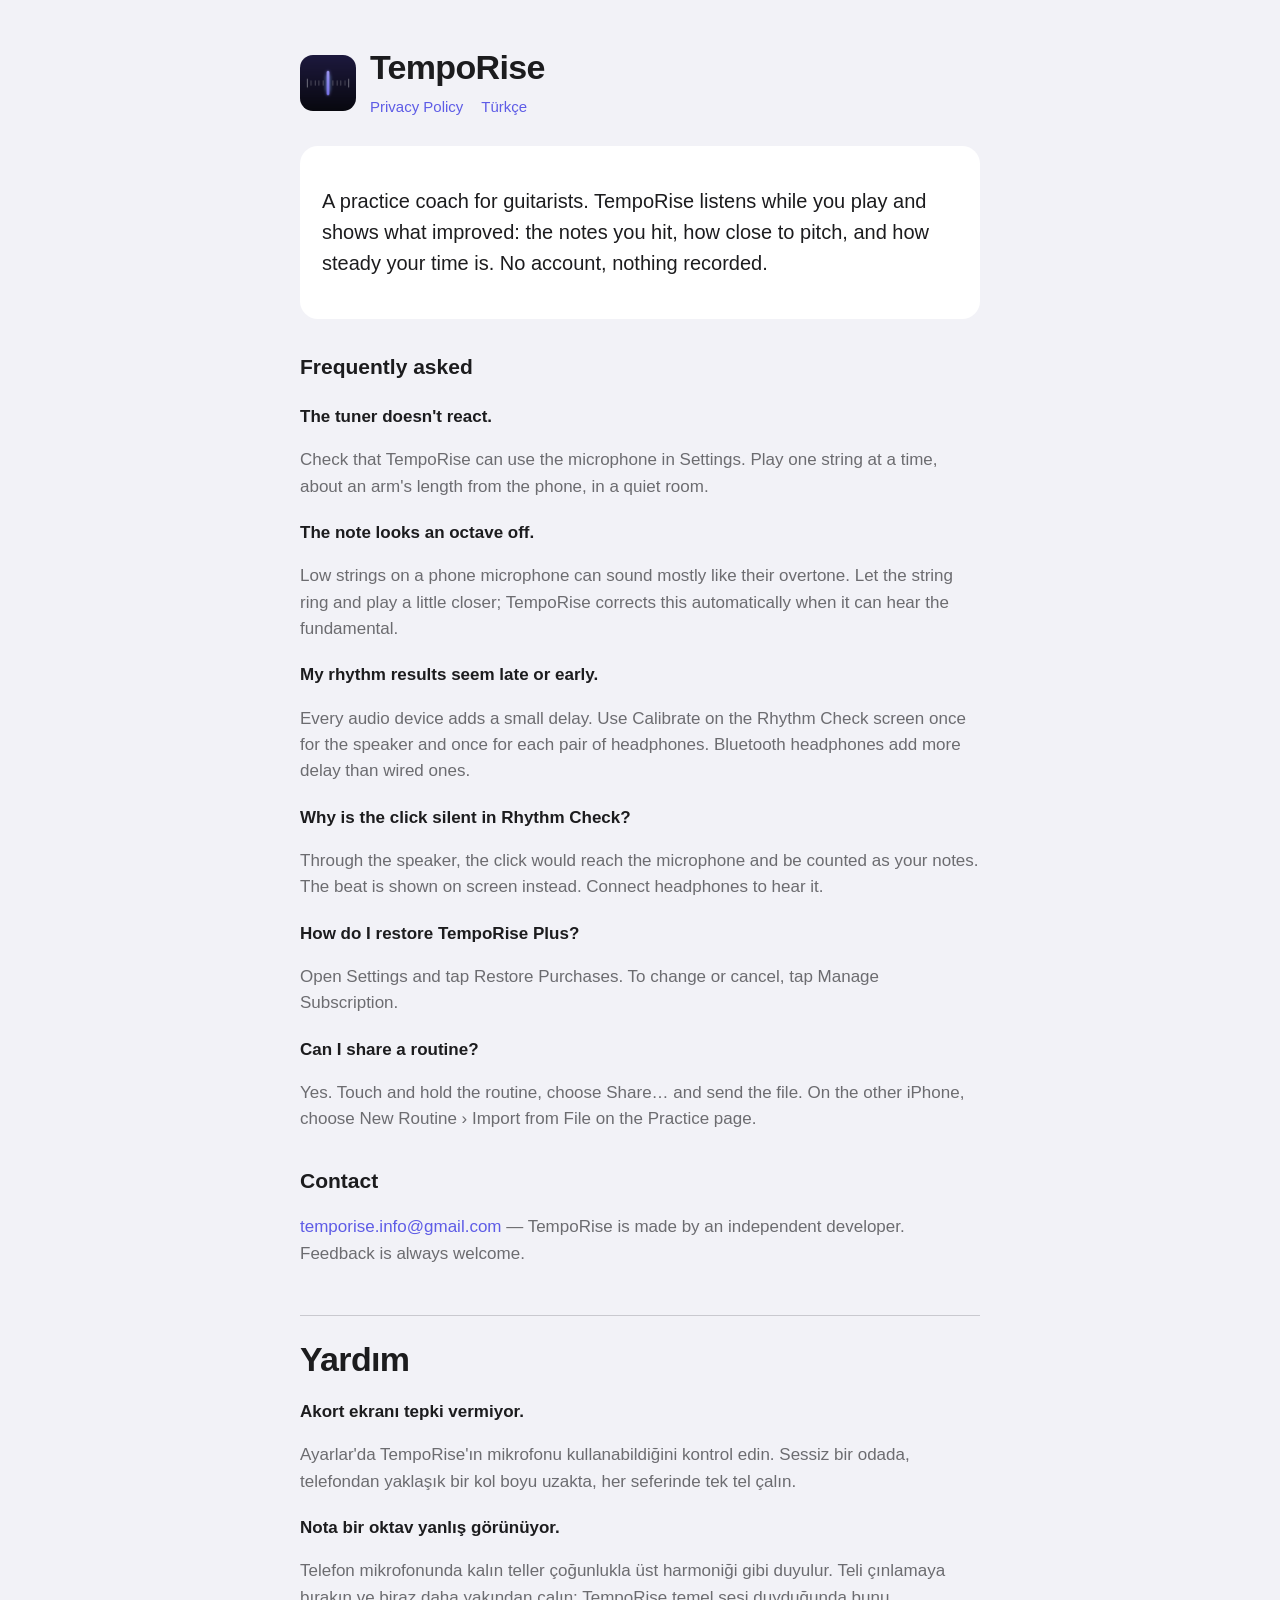
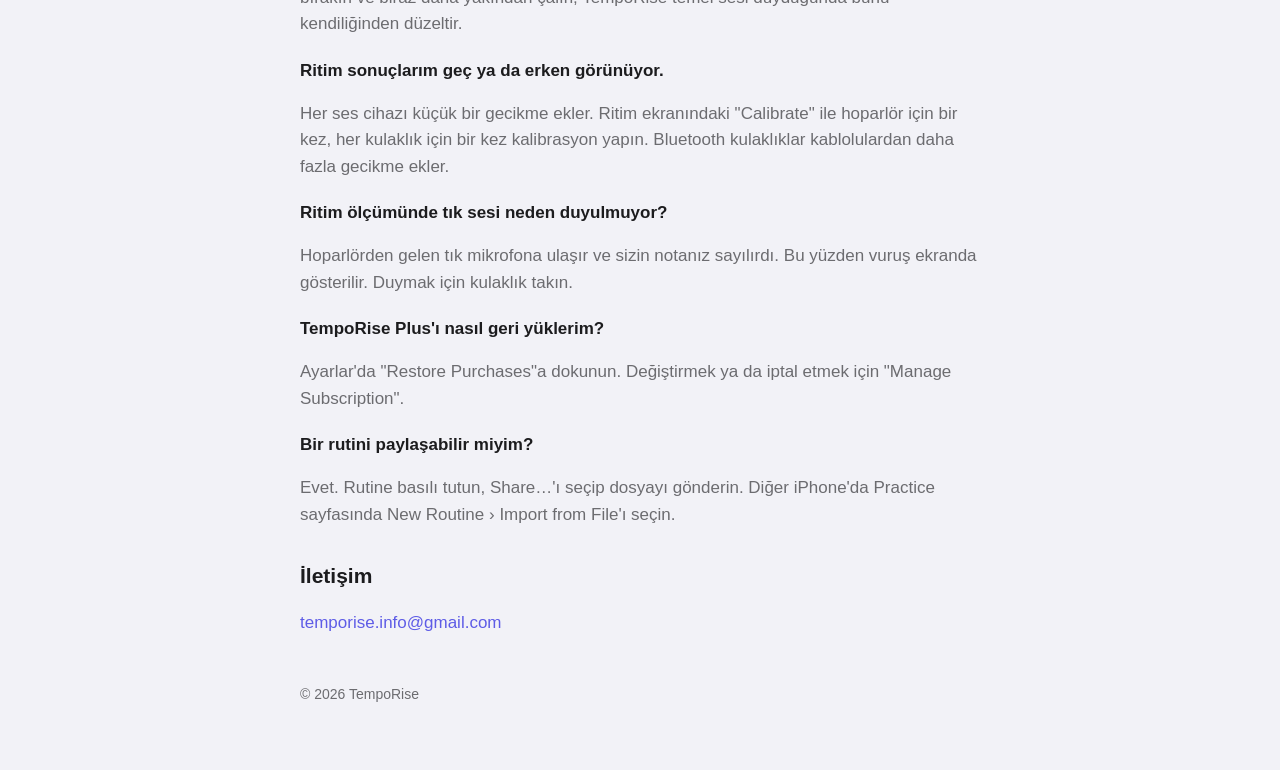
<file: index.html>
<!doctype html>
<html lang="en">
<head>
<meta charset="utf-8">
<meta name="viewport" content="width=device-width, initial-scale=1">
<title>TempoRise Help</title>
<meta name="description" content="Help and support for TempoRise, the guitar practice coach.">
<link rel="stylesheet" href="style.css">
</head>
<body>
<main>
  <header>
    <img src="icon.png" alt="">
    <div>
      <h1>TempoRise</h1>
      <nav><a href="privacy.html">Privacy Policy</a><a href="#tr">Türkçe</a></nav>
    </div>
  </header>

  <div class="card">
    <p class="lead">A practice coach for guitarists. TempoRise listens while you play and shows what improved: the notes you hit, how close to pitch, and how steady your time is. No account, nothing recorded.</p>
  </div>

  <h2>Frequently asked</h2>
  <h3>The tuner doesn't react.</h3>
  <p>Check that TempoRise can use the microphone in Settings. Play one string at a time, about an arm's length from the phone, in a quiet room.</p>
  <h3>The note looks an octave off.</h3>
  <p>Low strings on a phone microphone can sound mostly like their overtone. Let the string ring and play a little closer; TempoRise corrects this automatically when it can hear the fundamental.</p>
  <h3>My rhythm results seem late or early.</h3>
  <p>Every audio device adds a small delay. Use Calibrate on the Rhythm Check screen once for the speaker and once for each pair of headphones. Bluetooth headphones add more delay than wired ones.</p>
  <h3>Why is the click silent in Rhythm Check?</h3>
  <p>Through the speaker, the click would reach the microphone and be counted as your notes. The beat is shown on screen instead. Connect headphones to hear it.</p>
  <h3>How do I restore TempoRise Plus?</h3>
  <p>Open Settings and tap Restore Purchases. To change or cancel, tap Manage Subscription.</p>
  <h3>Can I share a routine?</h3>
  <p>Yes. Touch and hold the routine, choose Share… and send the file. On the other iPhone, choose New Routine › Import from File on the Practice page.</p>

  <h2>Contact</h2>
  <p><a href="mailto:temporise.info@gmail.com">temporise.info@gmail.com</a> — TempoRise is made by an independent developer. Feedback is always welcome.</p>

  <section class="lang" id="tr" lang="tr">
    <h1>Yardım</h1>
    <h3>Akort ekranı tepki vermiyor.</h3>
    <p>Ayarlar'da TempoRise'ın mikrofonu kullanabildiğini kontrol edin. Sessiz bir odada, telefondan yaklaşık bir kol boyu uzakta, her seferinde tek tel çalın.</p>
    <h3>Nota bir oktav yanlış görünüyor.</h3>
    <p>Telefon mikrofonunda kalın teller çoğunlukla üst harmoniği gibi duyulur. Teli çınlamaya bırakın ve biraz daha yakından çalın; TempoRise temel sesi duyduğunda bunu kendiliğinden düzeltir.</p>
    <h3>Ritim sonuçlarım geç ya da erken görünüyor.</h3>
    <p>Her ses cihazı küçük bir gecikme ekler. Ritim ekranındaki "Calibrate" ile hoparlör için bir kez, her kulaklık için bir kez kalibrasyon yapın. Bluetooth kulaklıklar kablolulardan daha fazla gecikme ekler.</p>
    <h3>Ritim ölçümünde tık sesi neden duyulmuyor?</h3>
    <p>Hoparlörden gelen tık mikrofona ulaşır ve sizin notanız sayılırdı. Bu yüzden vuruş ekranda gösterilir. Duymak için kulaklık takın.</p>
    <h3>TempoRise Plus'ı nasıl geri yüklerim?</h3>
    <p>Ayarlar'da "Restore Purchases"a dokunun. Değiştirmek ya da iptal etmek için "Manage Subscription".</p>
    <h3>Bir rutini paylaşabilir miyim?</h3>
    <p>Evet. Rutine basılı tutun, Share…'ı seçip dosyayı gönderin. Diğer iPhone'da Practice sayfasında New Routine › Import from File'ı seçin.</p>
    <h2>İletişim</h2>
    <p><a href="mailto:temporise.info@gmail.com">temporise.info@gmail.com</a></p>
  </section>

  <footer>© 2026 TempoRise</footer>
</main>
</body>
</html>
</file>
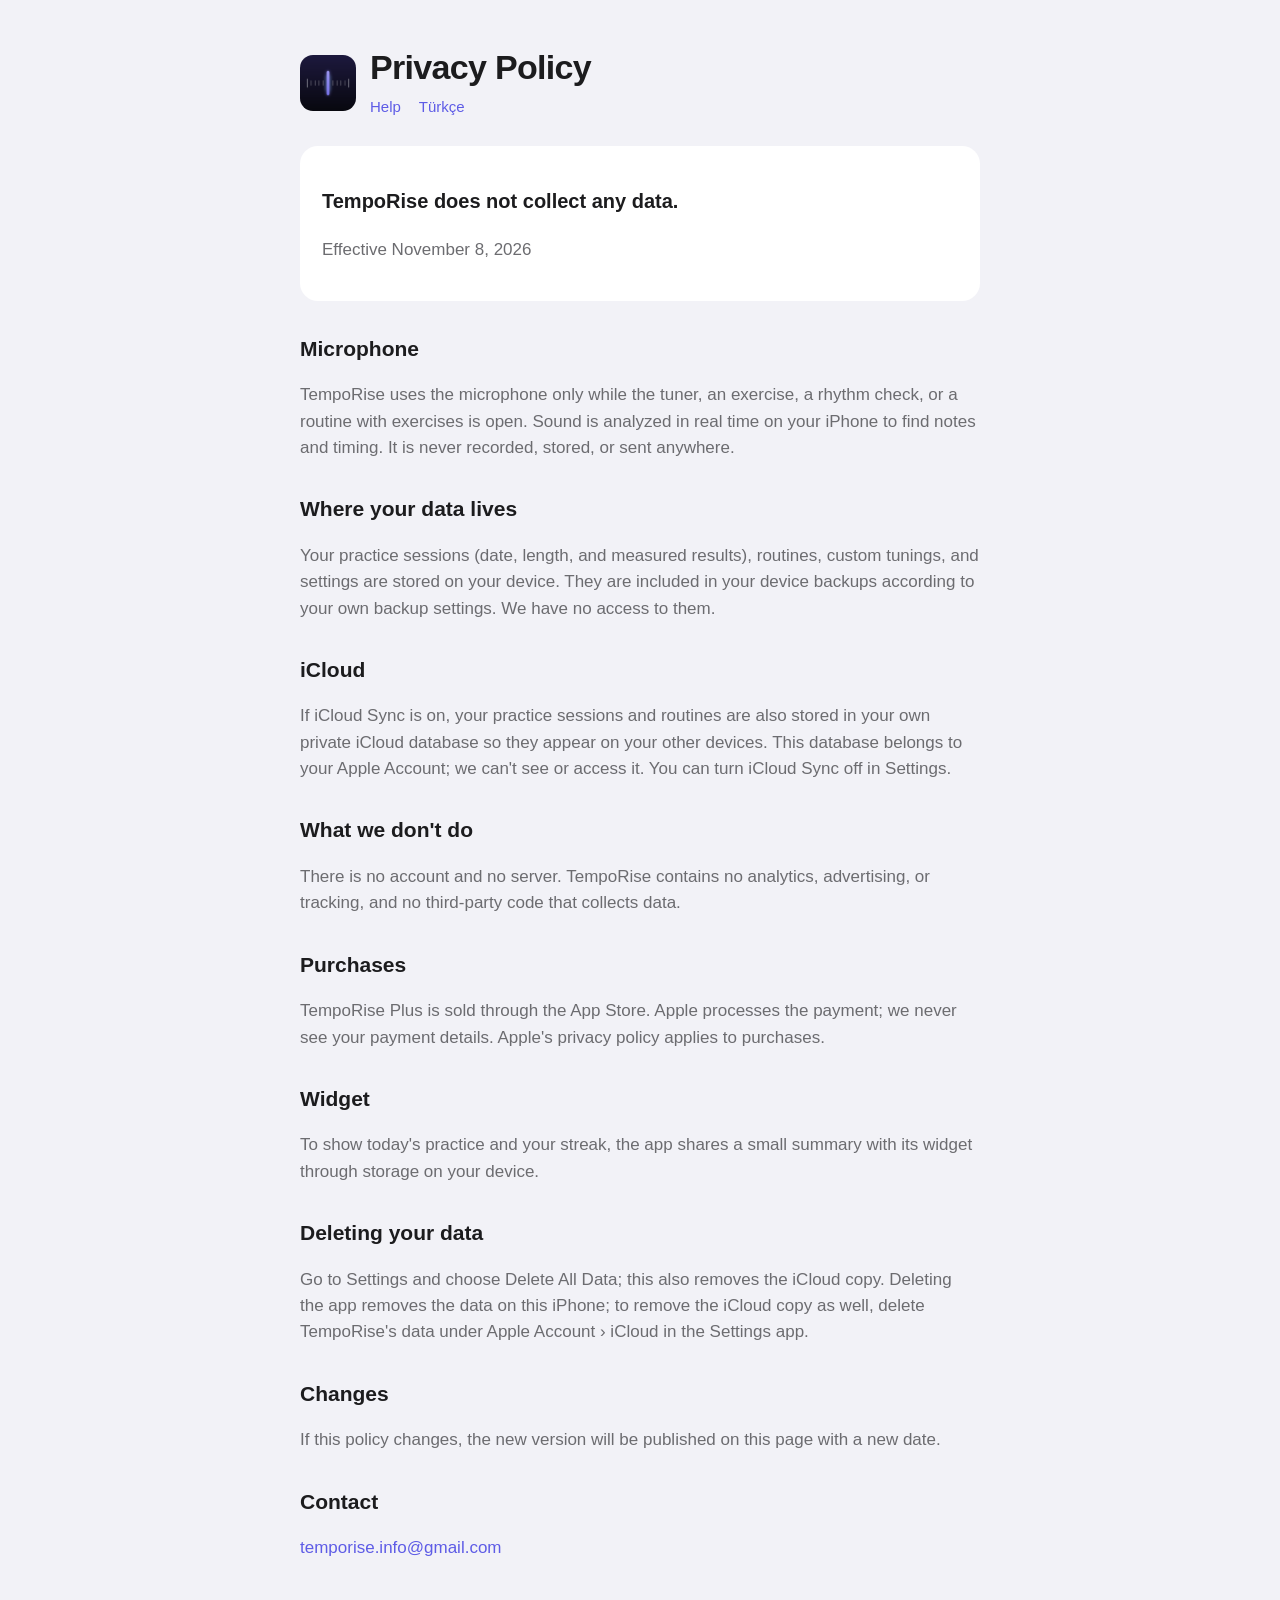
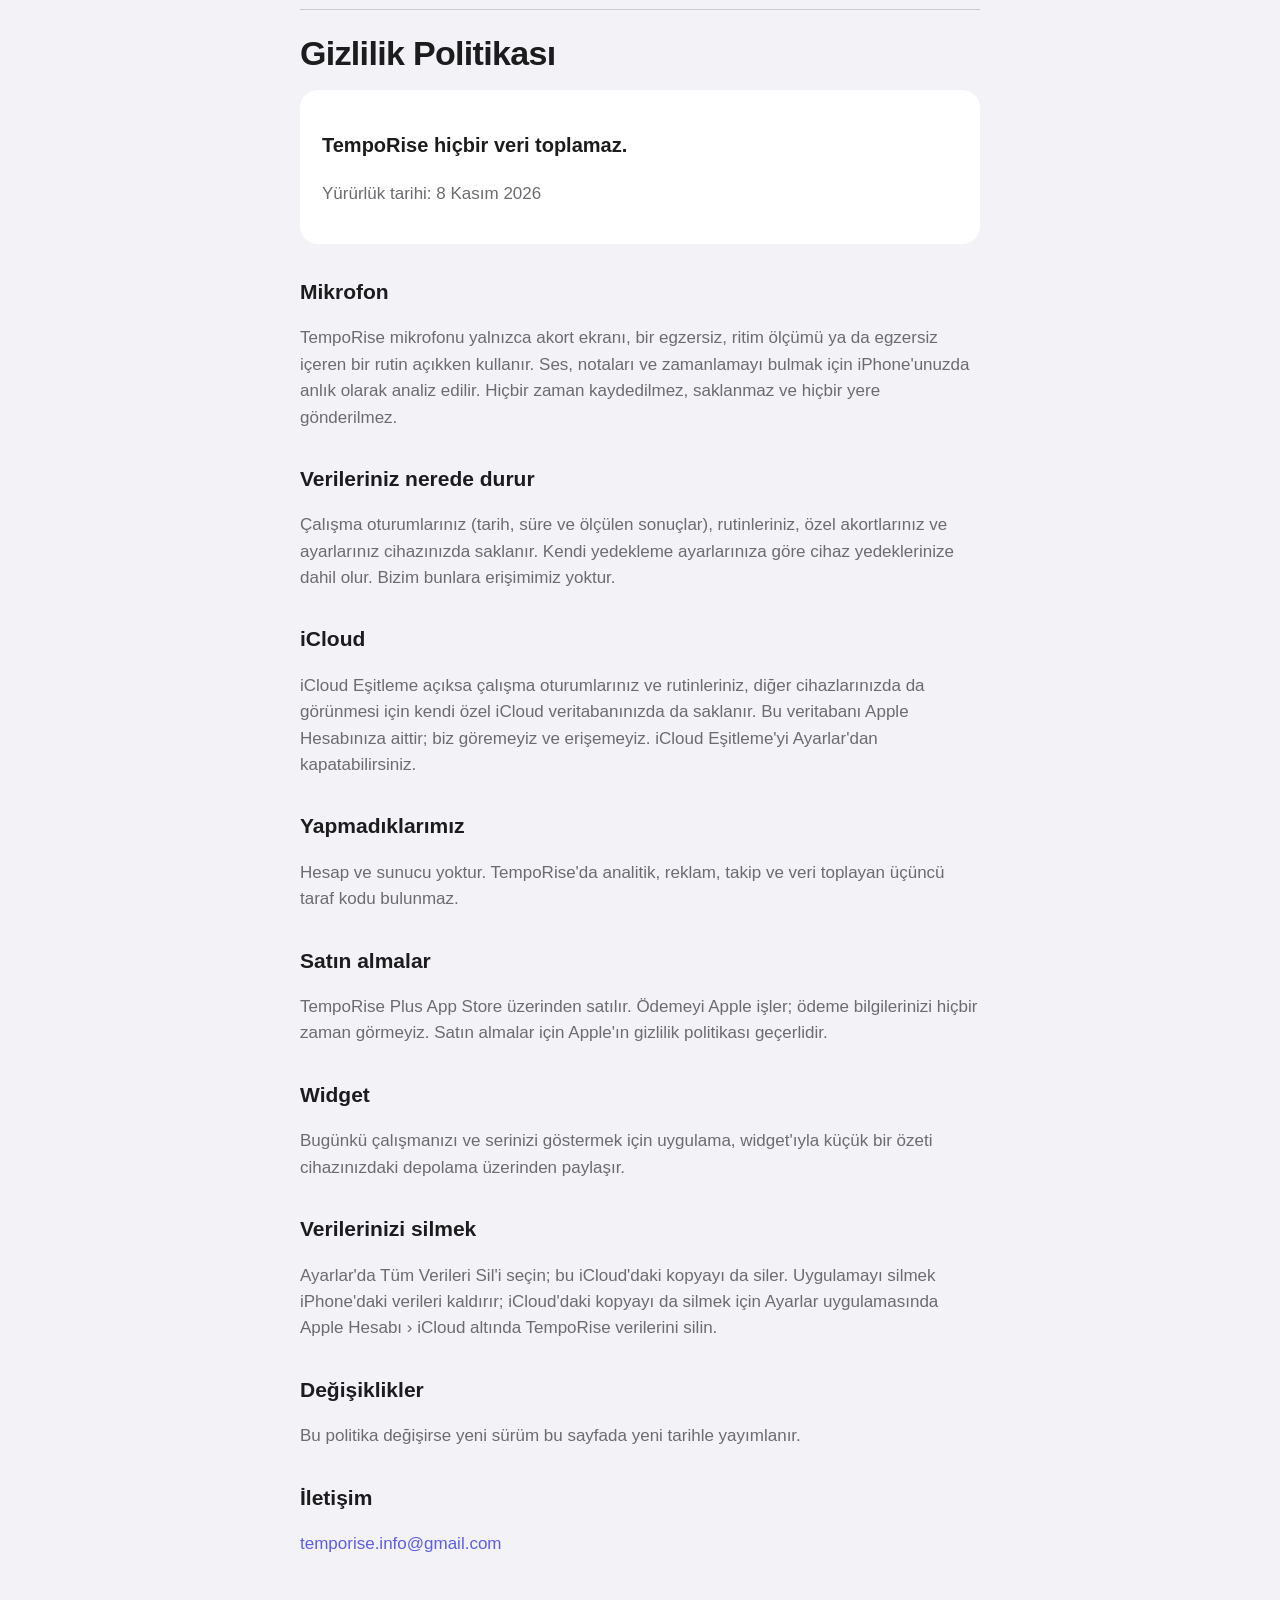
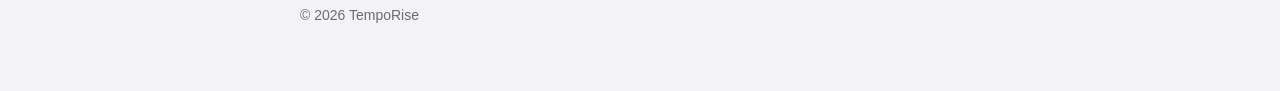
<file: privacy.html>
<!doctype html>
<html lang="en">
<head>
<meta charset="utf-8">
<meta name="viewport" content="width=device-width, initial-scale=1">
<title>TempoRise Privacy Policy</title>
<meta name="description" content="TempoRise does not collect any data.">
<link rel="stylesheet" href="style.css">
</head>
<body>
<main>
  <header>
    <img src="icon.png" alt="">
    <div>
      <h1>Privacy Policy</h1>
      <nav><a href="index.html">Help</a><a href="#tr">Türkçe</a></nav>
    </div>
  </header>

  <div class="card">
    <p class="lead"><strong>TempoRise does not collect any data.</strong></p>
    <p>Effective November 8, 2026</p>
  </div>

  <h2>Microphone</h2>
  <p>TempoRise uses the microphone only while the tuner, an exercise, a rhythm check, or a routine with exercises is open. Sound is analyzed in real time on your iPhone to find notes and timing. It is never recorded, stored, or sent anywhere.</p>

  <h2>Where your data lives</h2>
  <p>Your practice sessions (date, length, and measured results), routines, custom tunings, and settings are stored on your device. They are included in your device backups according to your own backup settings. We have no access to them.</p>

  <h2>iCloud</h2>
  <p>If iCloud Sync is on, your practice sessions and routines are also stored in your own private iCloud database so they appear on your other devices. This database belongs to your Apple Account; we can't see or access it. You can turn iCloud Sync off in Settings.</p>

  <h2>What we don't do</h2>
  <p>There is no account and no server. TempoRise contains no analytics, advertising, or tracking, and no third-party code that collects data.</p>

  <h2>Purchases</h2>
  <p>TempoRise Plus is sold through the App Store. Apple processes the payment; we never see your payment details. Apple's privacy policy applies to purchases.</p>

  <h2>Widget</h2>
  <p>To show today's practice and your streak, the app shares a small summary with its widget through storage on your device.</p>

  <h2>Deleting your data</h2>
  <p>Go to Settings and choose Delete All Data; this also removes the iCloud copy. Deleting the app removes the data on this iPhone; to remove the iCloud copy as well, delete TempoRise's data under Apple Account › iCloud in the Settings app.</p>

  <h2>Changes</h2>
  <p>If this policy changes, the new version will be published on this page with a new date.</p>

  <h2>Contact</h2>
  <p><a href="mailto:temporise.info@gmail.com">temporise.info@gmail.com</a></p>

  <section class="lang" id="tr" lang="tr">
    <h1>Gizlilik Politikası</h1>
    <div class="card">
      <p class="lead"><strong>TempoRise hiçbir veri toplamaz.</strong></p>
      <p>Yürürlük tarihi: 8 Kasım 2026</p>
    </div>
    <h2>Mikrofon</h2>
    <p>TempoRise mikrofonu yalnızca akort ekranı, bir egzersiz, ritim ölçümü ya da egzersiz içeren bir rutin açıkken kullanır. Ses, notaları ve zamanlamayı bulmak için iPhone'unuzda anlık olarak analiz edilir. Hiçbir zaman kaydedilmez, saklanmaz ve hiçbir yere gönderilmez.</p>
    <h2>Verileriniz nerede durur</h2>
    <p>Çalışma oturumlarınız (tarih, süre ve ölçülen sonuçlar), rutinleriniz, özel akortlarınız ve ayarlarınız cihazınızda saklanır. Kendi yedekleme ayarlarınıza göre cihaz yedeklerinize dahil olur. Bizim bunlara erişimimiz yoktur.</p>
    <h2>iCloud</h2>
    <p>iCloud Eşitleme açıksa çalışma oturumlarınız ve rutinleriniz, diğer cihazlarınızda da görünmesi için kendi özel iCloud veritabanınızda da saklanır. Bu veritabanı Apple Hesabınıza aittir; biz göremeyiz ve erişemeyiz. iCloud Eşitleme'yi Ayarlar'dan kapatabilirsiniz.</p>
    <h2>Yapmadıklarımız</h2>
    <p>Hesap ve sunucu yoktur. TempoRise'da analitik, reklam, takip ve veri toplayan üçüncü taraf kodu bulunmaz.</p>
    <h2>Satın almalar</h2>
    <p>TempoRise Plus App Store üzerinden satılır. Ödemeyi Apple işler; ödeme bilgilerinizi hiçbir zaman görmeyiz. Satın almalar için Apple'ın gizlilik politikası geçerlidir.</p>
    <h2>Widget</h2>
    <p>Bugünkü çalışmanızı ve serinizi göstermek için uygulama, widget'ıyla küçük bir özeti cihazınızdaki depolama üzerinden paylaşır.</p>
    <h2>Verilerinizi silmek</h2>
    <p>Ayarlar'da Tüm Verileri Sil'i seçin; bu iCloud'daki kopyayı da siler. Uygulamayı silmek iPhone'daki verileri kaldırır; iCloud'daki kopyayı da silmek için Ayarlar uygulamasında Apple Hesabı › iCloud altında TempoRise verilerini silin.</p>
    <h2>Değişiklikler</h2>
    <p>Bu politika değişirse yeni sürüm bu sayfada yeni tarihle yayımlanır.</p>
    <h2>İletişim</h2>
    <p><a href="mailto:temporise.info@gmail.com">temporise.info@gmail.com</a></p>
  </section>

  <footer>© 2026 TempoRise</footer>
</main>
</body>
</html>
</file>
<file: style.css>
:root { color-scheme: light dark; --bg:#f2f2f7; --card:#fff; --text:#1c1c1e; --muted:#6c6c70; --accent:#5e5ce6; }
@media (prefers-color-scheme: dark) { :root { --bg:#000; --card:#1c1c1e; --text:#f2f2f7; --muted:#a1a1a6; --accent:#7d7aff; } }
* { box-sizing: border-box; }
body { margin:0; background:var(--bg); color:var(--text); font:17px/1.55 -apple-system, BlinkMacSystemFont, "SF Pro Text", "Helvetica Neue", Arial, sans-serif; }
main { max-width:720px; margin:0 auto; padding:48px 20px 64px; }
header { display:flex; align-items:center; gap:14px; margin-bottom:28px; }
header img { width:56px; height:56px; border-radius:13px; }
h1 { font-size:34px; line-height:1.15; margin:0; letter-spacing:-0.02em; }
h2 { font-size:21px; margin:32px 0 8px; }
h3 { font-size:17px; margin:20px 0 4px; }
p, li { color:var(--muted); }
.card { background:var(--card); border-radius:18px; padding:20px 22px; margin:16px 0; }
.lead { font-size:20px; color:var(--text); }
a { color:var(--accent); text-decoration:none; }
nav { display:flex; gap:18px; margin:8px 0 0; font-size:15px; }
.lang { margin-top:48px; padding-top:24px; border-top:1px solid color-mix(in srgb, var(--muted) 30%, transparent); }
footer { margin-top:48px; font-size:14px; color:var(--muted); }
</file>
